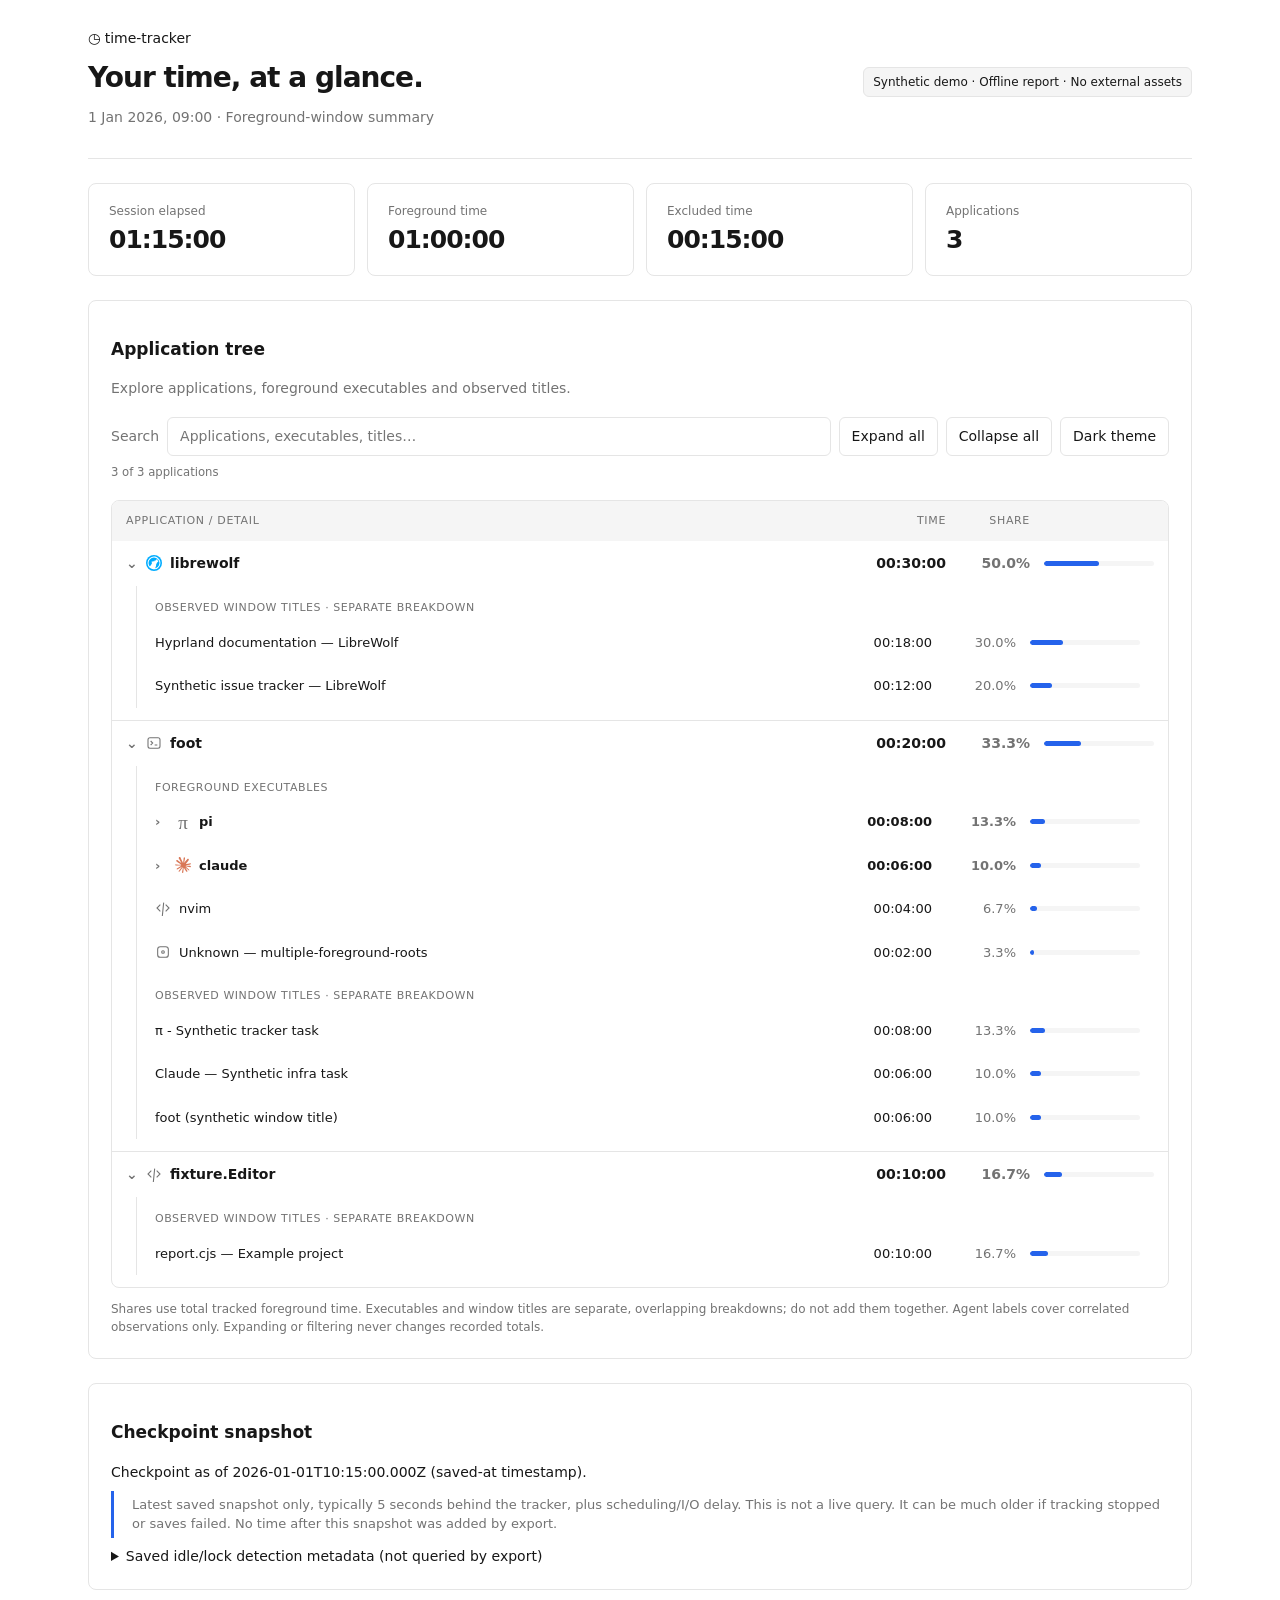
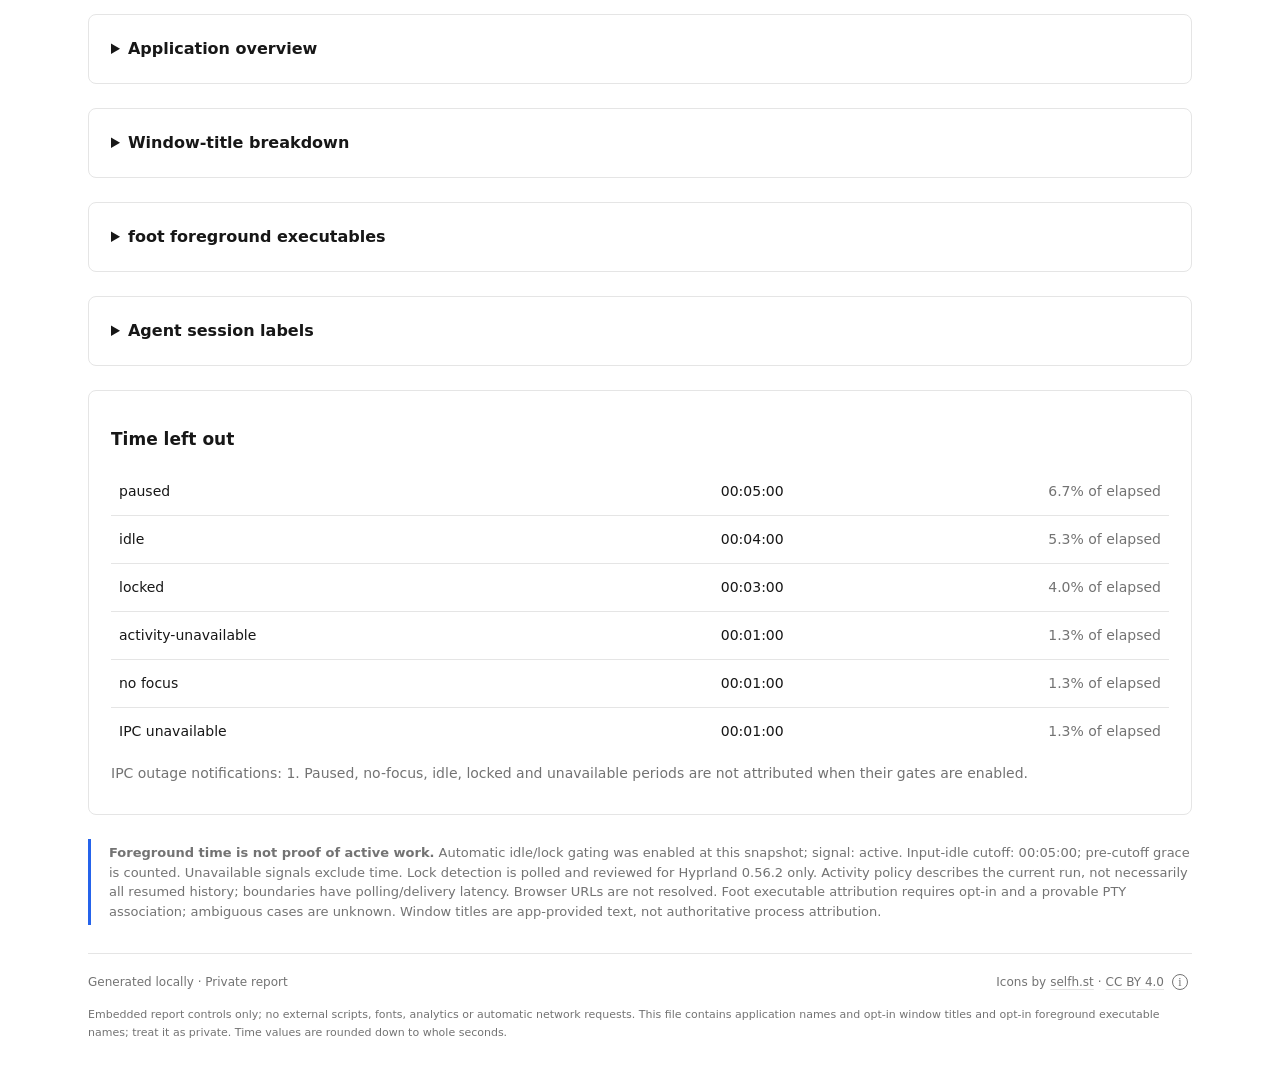
<file: poc/example-report.html>
<!doctype html>
<html lang="en"><head><meta charset="utf-8"><meta name="viewport" content="width=device-width, initial-scale=1">
<meta http-equiv="Content-Security-Policy" content="default-src 'none'; style-src 'unsafe-inline'; script-src 'sha256-07OlQhGeDPUibvHnt6e6ALDiU3GZ3sF3nXsQbc9J+gs='; base-uri 'none'; form-action 'none'">
<title>Focus time · Local session</title>
<style>
*{box-sizing:border-box}
body{margin:0;background:var(--bg);color:var(--text);font-family:system-ui,-apple-system,sans-serif}
main{margin:auto}
header{display:flex;justify-content:space-between;gap:24px;align-items:center}
p{margin:8px 0}
.muted,small{color:var(--muted)}
.badge{border:1px solid var(--line);font-size:12px;white-space:nowrap}
.cards{display:grid;grid-template-columns:repeat(4,1fr);margin-bottom:24px}
.card,section{background:var(--panel);border:1px solid var(--line)}
.card strong{display:block;letter-spacing:-.04em;font-variant-numeric:tabular-nums}
.card small{font-size:12px}
section{margin-bottom:24px}
.overview{display:grid;align-items:center}
.donut{border-radius:50%;display:grid;place-items:center;margin:12px auto;background:conic-gradient(#2563eb 0.0000% 50.0000%,#0d9488 50.0000% 83.3333%,#d97706 83.3333% 100.0000%)}
.donut-inner{background:var(--panel);border-radius:50%;display:flex;align-items:center;justify-content:center;flex-direction:column}
.donut-inner small{font-size:11px}
.table-wrap{overflow-x:auto}
table{width:100%;border-collapse:collapse;text-align:left}
th{font-size:11px;text-transform:uppercase;letter-spacing:.08em;color:var(--muted);font-weight:500}
td,th{padding:13px 8px;border-bottom:1px solid var(--line)}
tr:last-child td{border-bottom:0}
.number{text-align:right;white-space:nowrap;font-variant-numeric:tabular-nums}
.dot{width:9px;height:9px;display:inline-block;margin-right:10px}
.bar-cell{width:25%}
.bar{height:5px;background:var(--line);overflow:hidden}
.bar span{display:block;height:100%}
.title{min-width:220px;overflow-wrap:anywhere}
.notice{border-left:3px solid var(--accent);padding:4px 0 4px 18px;font-size:13px;color:var(--muted)}
footer{font-size:12px;color:var(--muted);margin-top:28px}
.empty{color:var(--muted);padding:16px 0}
pre{white-space:pre-wrap;overflow-wrap:anywhere}
@media(max-width:760px){header{align-items:flex-start}.cards{grid-template-columns:repeat(2,1fr)}.bar-cell{display:none}.badge{white-space:normal}}
@media print{body{background:#fff;color:#111}main{padding:0}section,.card{break-inside:avoid}.donut,.bar,.dot{print-color-adjust:exact}}

.footer-line{display:flex;justify-content:space-between;align-items:center;gap:12px;border-top:1px solid var(--line);padding-top:16px;flex-wrap:wrap}
.icon-credit{margin-left:auto;display:inline-flex;align-items:center;gap:4px;white-space:nowrap}
.icon-credit a{color:inherit;text-decoration:underline;text-decoration-color:var(--line);text-underline-offset:3px}
.icon-credit a:hover{color:var(--text)}
.credit-info{display:inline-flex;position:relative;padding:5px;margin:-5px}
#credit-toggle{display:grid;place-items:center;width:24px;height:24px;padding:0;border:0;border-radius:50%;color:var(--muted);font:12px Georgia,serif;background:transparent}
#credit-toggle:before{content:'';position:absolute;width:14px;height:14px;border:1px solid currentColor;border-radius:50%;pointer-events:none}
.credit-tooltip{visibility:hidden;position:absolute;right:0;bottom:100%;width:270px;max-width:calc(100vw - 48px);padding:11px 13px;border-radius:6px;background:var(--text);color:var(--bg);white-space:normal;font-size:11px;line-height:1.6;box-shadow:0 3px 9px #0002;z-index:1}
.credit-info:not([data-dismissed]):hover .credit-tooltip,.credit-info:not([data-dismissed]):focus-within .credit-tooltip,.credit-info:has([aria-expanded=true]) .credit-tooltip{visibility:visible}
.footer-privacy{font-size:11px;line-height:1.6;margin-top:12px}
@media print{.credit-tooltip{visibility:visible;position:static;box-shadow:none;padding:0;width:auto;max-width:none;background:transparent;color:inherit}.credit-info{display:block;padding:0;margin:0}#credit-toggle{display:none}.icon-credit{white-space:normal;flex-wrap:wrap}}

:root{color-scheme:light;--bg:#fff;--panel:#fff;--line:#e5e5e5;--text:#171717;--muted:#737373;--accent:#2563eb;--soft:#f5f5f5}

:root[data-theme=dark]{color-scheme:dark;--bg:#171717;--panel:#1c1c1c;--line:#363636;--text:#fafafa;--muted:#aaa;--accent:#60a5fa;--soft:#262626}

body{font-size:14px;line-height:1.5}
main{max-width:1152px;padding:28px 24px}
header{border-bottom:1px solid var(--line);padding-bottom:22px;margin-bottom:24px;flex-wrap:wrap}
h1{font-size:28px;letter-spacing:-.035em;margin:8px 0}
h2{font-size:17px;margin-bottom:16px}
.eyebrow{color:var(--text);letter-spacing:0;text-transform:none;font-size:14px}
.badge{border-radius:6px;background:var(--soft);padding:5px 9px}
.cards{gap:12px}
.card,section{border-radius:8px}
.card{padding:16px 20px}
.card strong{font-size:25px}
section{padding:22px}
.overview{grid-template-columns:180px 1fr;gap:24px}
.donut{width:156px;height:156px}
.donut-inner{width:122px;height:122px}
.donut-inner strong{font-size:23px}
.bar,.bar span{border-radius:3px}
.dot{border-radius:2px}
button,input{font:inherit;color:var(--text);background:var(--panel);border:1px solid var(--line);border-radius:6px;padding:8px 12px}
button{cursor:pointer;white-space:nowrap}
button:hover{background:var(--soft)}
:focus-visible{outline:2px solid var(--accent);outline-offset:3px}
.tree-tools{display:flex;flex-wrap:wrap;align-items:center;gap:8px;margin:18px 0}
.tree-tools input{flex:1;min-width:180px}
.tree-tools small{width:100%}
[hidden]{display:none!important}
.tree-head,.tree-row{display:grid;grid-template-columns:minmax(0,1fr) 100px 70px 110px;gap:14px;align-items:center;padding:12px 14px}
.tree-head{color:var(--muted);font-size:11px;text-transform:uppercase;letter-spacing:.06em;background:var(--soft)}
.app-tree{border:1px solid var(--line);border-radius:8px;overflow:hidden}
.app-tree>details+details{border-top:1px solid var(--line)}
summary.tree-row{cursor:pointer;list-style:none;font-weight:600}
summary::-webkit-details-marker{display:none}
summary.tree-row:hover{background:var(--soft)}
.process-icon{display:inline-flex;align-items:center;justify-content:center;width:16px;height:16px;margin-right:8px;vertical-align:-3px;color:var(--muted)}
.process-icon svg{display:block;width:16px;height:16px;flex-shrink:0}
.process-pi{font:19px/16px Georgia,serif}
.tree-name{min-width:0;overflow-wrap:anywhere}
.chevron{display:inline-block;width:20px;color:var(--muted)}
.chevron:before{content:'›'}
details[open]>summary .chevron:before{content:'⌄'}
.tree-children{margin:0 14px 12px 24px;border-left:1px solid var(--line)}
.tree-children .tree-row{padding-left:18px;font-size:13px}
.tree-section{color:var(--muted);font-size:11px;text-transform:uppercase;letter-spacing:.05em;padding:14px 18px 4px}
.tree-row .bar{width:100%;background:var(--soft)}
.tree-row .bar span{background:var(--accent)}
.tree-note{margin:12px 0 0;font-size:12px;color:var(--muted)}
.tree-empty{padding:14px;color:var(--muted)}
.supporting>summary{cursor:pointer;font-size:16px;font-weight:600}
.supporting[open]>summary{margin-bottom:18px}
.supporting{margin:0}
.tree-row small{font-weight:400;font-size:11px;color:var(--muted)}

@media(max-width:760px){main{padding:20px 14px}
.overview{grid-template-columns:1fr}
.tree-head,.tree-row{grid-template-columns:minmax(0,1fr) 78px 48px;gap:8px;padding:12px 10px}
.tree-row .bar,.tree-head>:last-child{display:none}
.tree-children{margin-left:14px;margin-right:6px}
.tree-tools button{flex:1}
section{padding:16px}
.card{padding:14px}
.card strong{font-size:21px}
}

@media print{.tree-tools{display:none!important}
:root{--bg:#fff;--panel:#fff;--text:#111;--muted:#555;--line:#ddd;--soft:#f5f5f5}
.app-tree{overflow:visible}
.tree-row{break-inside:avoid}
}


</style></head><body><main>
<header><div><div class="eyebrow">◷ time-tracker</div><h1>Your time, at a glance.</h1><p class="muted">1 Jan 2026, 09:00 · Foreground-window summary</p></div><span class="badge">Synthetic demo · Offline report · No external assets</span></header>
<div class="cards"><div class="card"><small>Session elapsed</small><strong>01:15:00</strong></div><div class="card"><small>Foreground time</small><strong>01:00:00</strong></div><div class="card"><small>Excluded time</small><strong>00:15:00</strong></div><div class="card"><small>Applications</small><strong>3</strong></div></div>
<section aria-labelledby="tree-title"><h2 id="tree-title">Application tree</h2><p class="muted">Explore applications, foreground executables and observed titles.</p><div class="tree-tools" hidden><label class="muted" for="entry-search">Search</label><input id="entry-search" type="search" placeholder="Applications, executables, titles…" autocomplete="off"><button id="expand-all" type="button">Expand all</button><button id="collapse-all" type="button">Collapse all</button><button id="theme-toggle" type="button" aria-pressed="false">Dark theme</button><small id="search-status" role="status" aria-live="polite">3 of 3 applications</small></div><div class="app-tree"><div class="tree-head"><span>Application / detail</span><span class="number">Time</span><span class="number">Share</span><span></span></div><details data-app open><summary class="tree-row"><span class="tree-name"><span class="chevron" aria-hidden="true"></span><span class="process-icon" aria-hidden="true"><svg aria-hidden="true" focusable="false" viewBox="0 0 512 512"><circle cx="256" cy="256" r="256" style="fill:#00acff"/><path d="M440 166.1c-10.7-22.2-23.3-39.4-42.1-57.5-39-37.6-87-57-141.2-57-33.5 0-59.9 5.7-88.7 19.4-62 29.4-105.1 88.2-115 156.7-2 13.7-2 41.3 0 56.3 4.6 35 18.5 68.2 40.9 97.4 8 10.4 26.3 28.9 36.1 36.3 29.9 22.8 64.2 37.1 100.1 41.7 11.5 1.5 41.2 1.3 53.9-.3 36.3-4.8 73-20.7 101.8-44.3 10.5-8.6 26.3-25.3 34.4-36.2 27.2-36.8 40.3-76.4 40.3-121.8 0-34.5-5.9-60.7-20.5-90.7m-160.9 41.6-14.9 2.1 9.2-11.8 14.9-2.1zm149.4 70.7c-3.6 28.9-15.9 58.8-33.9 82.7-6.6 8.9-22.4 24.9-31.6 32-17.2 13.4-35.1 22.7-57 29.6-7.5 2.3-8.8 2.3-8.3.2 1.5-5.1 2.6-11.9 3-18.9.6-11.1 7.7-28.7 14.7-36.7 6.2-7.1 7.4-12.7 7.5-35.6.1-19 .3-21.2 2.7-29.7 4.2-14.4 8.5-24.7 13.5-32 2.6-3.8 6.7-10.4 9.1-14.8s5.9-10.4 7.8-13.2c4.9-7.4 15.4-17.7 20.6-20.1 5.8-2.7 12.2-10 14.3-16.4 2.2-6.6 1.5-16.9-1.3-20.7-1.7-2.2-2.7-2.6-7-2.6-4 0-5.6-.6-7.6-2.4-2.7-2.5-4.7-2.2-4.7.8 0 2.4-3.6 6.8-4.6 5.8-.5-.4 0-2.9 1-5.5 3.6-9.5 4.8-15.6 4.2-21.7-1-10.2-7.3-25.6-10.7-26.3-.9-.2-5.3 2.9-10 6.8-24.3 20.4-42.7 34.4-55.6 42.2-6.1 3.7-6.2 3.7-16.5 3.5-12.2-.2-14 .4-34.4 12.8-7.1 4.2-15 8.6-17.7 9.6-2.6 1-11.2 2.5-19 3.3-16.1 1.6-20.4 2.6-26.4 6.1-6 3.4-7.5 6-6.2 10.6 1.3 4.5 7.9 13.3 15.8 21.1l6 5.9-4.6 7.1c-2.6 3.9-6.4 11.2-8.5 16.1-4.2 9.8-5.4 11.6-13.8 22-7.3 9-15.4 22-23 36.8-6.4 12.7-9.5 16-21.4 22.8-6.6 3.8-6.4 3.9-13.9-7.4-13.8-20.8-23.3-45.5-27.1-70.6-1.9-12.6-1.8-38.5.1-51.6 2.9-20 10.5-41.8 20.9-60.2 14.1-24.9 39.8-50.7 64.7-64.7 27.3-15.4 54.9-22.6 86.4-22.6 29.7 0 52.4 5.4 78.8 18.6 17.4 8.8 30.9 18.8 45.8 34.1 23.8 24.5 39 53.1 46 87 2.6 12.8 3.6 42.3 1.9 56.2" style="fill:#fff"/></svg></span>librewolf</span><span class="number">00:30:00</span><span class="number muted">50.0%</span><span class="bar" aria-hidden="true"><span style="width:50.0000%"></span></span></summary><div class="tree-children"><div class="tree-section">Observed window titles · separate breakdown</div><div class="tree-row" data-entry><span class="tree-name">Hyprland documentation — LibreWolf</span><span class="number">00:18:00</span><span class="number muted">30.0%</span><span class="bar" aria-hidden="true"><span style="width:30.0000%"></span></span></div><div class="tree-row" data-entry><span class="tree-name">Synthetic issue tracker — LibreWolf</span><span class="number">00:12:00</span><span class="number muted">20.0%</span><span class="bar" aria-hidden="true"><span style="width:20.0000%"></span></span></div></div></details><details data-app open><summary class="tree-row"><span class="tree-name"><span class="chevron" aria-hidden="true"></span><span class="process-icon" aria-hidden="true"><svg viewBox="0 0 24 24" fill="none" stroke="currentColor" stroke-width="1.6" aria-hidden="true" focusable="false"><rect x="3" y="4" width="18" height="16" rx="3"/><path d="m7 9 3 3-3 3m6 0h4"/></svg></span>foot</span><span class="number">00:20:00</span><span class="number muted">33.3%</span><span class="bar" aria-hidden="true"><span style="width:33.3333%"></span></span></summary><div class="tree-children"><div class="tree-section">Foreground executables</div><details><summary class="tree-row"><span class="tree-name"><span class="chevron" aria-hidden="true"></span><span class="process-icon" aria-hidden="true"><span class="process-pi">π</span></span>pi</span><span class="number">00:08:00</span><span class="number muted">13.3%</span><span class="bar" aria-hidden="true"><span style="width:13.3333%"></span></span></summary><div class="tree-children"><div class="tree-section">Observed agent labels</div><div class="tree-row" data-entry><span class="tree-name">π - Synthetic tracker task</span><span class="number">00:08:00</span><span class="number muted">13.3%</span><span class="bar" aria-hidden="true"><span style="width:13.3333%"></span></span></div></div></details><details><summary class="tree-row"><span class="tree-name"><span class="chevron" aria-hidden="true"></span><span class="process-icon" aria-hidden="true"><svg aria-hidden="true" focusable="false" viewBox="0 0 512 512"><path d="m100.5 340.4 100.7-56.5 1.7-4.9-1.7-2.7h-4.9l-16.9-1-57.6-1.6-49.8-2.1-48.4-2.6-12.2-2.6-11.4-15 1.2-7.5 10.2-6.8 14.6 1.3 32.4 2.2L107 244l35.2 2.1 52.2 5.4h8.3l1.2-3.3-2.9-2.1-2.2-2.1-50.3-34-54.4-36-28.5-20.7-15.4-10.5-7.8-9.9-3.4-21.5L53 96l18.8 1.3 4.8 1.3 19.1 14.6 40.7 31.5 53.1 39.1 7.8 6.5 3.1-2.2.4-1.6-3.5-5.8-28.9-52.2-30.8-53.1-13.7-22-3.6-13.4c-1.4-5.1-2.1-10.3-2.2-15.6l16-21.6 8.8-2.9 21.2 2.9 9 7.8 13.2 30.2 21.4 47.6 33.2 64.6 9.7 19.2 5.2 17.7 1.9 5.4h3.4v-3.1l2.7-36.4 5.1-44.7 4.9-57.5 1.7-16.2 8-19.4 15.9-10.5 12.5 6 10.2 14.6-1.4 9.5-6.1 39.5-11.9 61.9-7.8 41.4h4.5l5.2-5.2 21-27.9 35.2-44 15.6-17.5 18.1-19.3 11.7-9.2h22l16.2 24.1-7.3 24.9-22.7 28.7-18.8 24.4-27 36.3-16.9 29 1.6 2.3 4-.4 60.9-12.9 32.9-6 39.3-6.7 17.8 8.3 1.9 8.4-7 17.2-42 10.4-49.3 9.9-73.4 17.3-.9.6 1 1.3 33 3.1 14.1.8h34.6l64.4 4.8 16.9 11.1 10.1 13.6-1.7 10.3-25.9 13.2-35-8.3-81.7-19.4-28-7h-3.9v2.3l23.3 22.8 42.8 38.6L455 410l2.7 12.3-6.9 9.7-7.3-1-47-35.3-18.2-15.9-41.1-34.6h-2.7v3.6l9.5 13.8 50 75.1 2.6 23-3.6 7.5-13 4.5-14.3-2.6-28.7-40.7-30.2-46.2-24.4-41.5-3 1.7L265 498.2l-6.7 7.9-15.6 6-12.9-9.8-6.9-15.9 6.9-31.5 8.3-41 6.7-32.6 6.1-40.5 3.6-13.5-.3-.9-3 .4-30.6 42-46.5 62.8-36.8 39.4-8.8 3.5-15.3-7.9 1.4-14.1 8.6-12.6 50.9-64.8 30.7-40.1 19.8-23.2-.1-3.4h-1.2L88.1 395.9 64 399.1l-10.4-9.7 1.3-15.9 4.9-5.2 40.7-28c.1-.1 0 .1 0 .1" style="fill:#d97757"/></svg></span>claude</span><span class="number">00:06:00</span><span class="number muted">10.0%</span><span class="bar" aria-hidden="true"><span style="width:10.0000%"></span></span></summary><div class="tree-children"><div class="tree-section">Observed agent labels</div><div class="tree-row" data-entry><span class="tree-name">Claude — Synthetic infra task</span><span class="number">00:06:00</span><span class="number muted">10.0%</span><span class="bar" aria-hidden="true"><span style="width:10.0000%"></span></span></div></div></details><div class="tree-row" data-entry><span class="tree-name"><span class="process-icon" aria-hidden="true"><svg viewBox="0 0 24 24" fill="none" stroke="currentColor" stroke-width="1.6" aria-hidden="true" focusable="false"><path d="m8 7-5 5 5 5m8-10 5 5-5 5m-3-13-2 20"/></svg></span>nvim</span><span class="number">00:04:00</span><span class="number muted">6.7%</span><span class="bar" aria-hidden="true"><span style="width:6.6667%"></span></span></div><div class="tree-row" data-entry><span class="tree-name"><span class="process-icon" aria-hidden="true"><svg viewBox="0 0 24 24" fill="none" stroke="currentColor" stroke-width="1.6" aria-hidden="true" focusable="false"><rect x="4" y="4" width="16" height="16" rx="4"/><circle cx="12" cy="12" r="2"/></svg></span>Unknown — multiple-foreground-roots</span><span class="number">00:02:00</span><span class="number muted">3.3%</span><span class="bar" aria-hidden="true"><span style="width:3.3333%"></span></span></div><div class="tree-section">Observed window titles · separate breakdown</div><div class="tree-row" data-entry><span class="tree-name">π - Synthetic tracker task</span><span class="number">00:08:00</span><span class="number muted">13.3%</span><span class="bar" aria-hidden="true"><span style="width:13.3333%"></span></span></div><div class="tree-row" data-entry><span class="tree-name">Claude — Synthetic infra task</span><span class="number">00:06:00</span><span class="number muted">10.0%</span><span class="bar" aria-hidden="true"><span style="width:10.0000%"></span></span></div><div class="tree-row" data-entry><span class="tree-name">foot (synthetic window title)</span><span class="number">00:06:00</span><span class="number muted">10.0%</span><span class="bar" aria-hidden="true"><span style="width:10.0000%"></span></span></div></div></details><details data-app open><summary class="tree-row"><span class="tree-name"><span class="chevron" aria-hidden="true"></span><span class="process-icon" aria-hidden="true"><svg viewBox="0 0 24 24" fill="none" stroke="currentColor" stroke-width="1.6" aria-hidden="true" focusable="false"><path d="m8 7-5 5 5 5m8-10 5 5-5 5m-3-13-2 20"/></svg></span>fixture.Editor</span><span class="number">00:10:00</span><span class="number muted">16.7%</span><span class="bar" aria-hidden="true"><span style="width:16.6667%"></span></span></summary><div class="tree-children"><div class="tree-section">Observed window titles · separate breakdown</div><div class="tree-row" data-entry><span class="tree-name">report.cjs — Example project</span><span class="number">00:10:00</span><span class="number muted">16.7%</span><span class="bar" aria-hidden="true"><span style="width:16.6667%"></span></span></div></div></details><p class="tree-empty" id="no-matches" hidden>No matching applications or details.</p></div><p class="tree-note">Shares use total tracked foreground time. Executables and window titles are separate, overlapping breakdowns; do not add them together. Agent labels cover correlated observations only. Expanding or filtering never changes recorded totals.</p><noscript><p class="tree-note">Application groups can be expanded without JavaScript. Search, theme and bulk controls require JavaScript.</p></noscript></section>
<section><h2>Checkpoint snapshot</h2><p>Checkpoint as of <time datetime="2026-01-01T10:15:00.000Z">2026-01-01T10:15:00.000Z</time> (saved-at timestamp).</p><p class="notice">Latest saved snapshot only, typically 5 seconds behind the tracker, plus scheduling/I/O delay. This is not a live query. It can be much older if tracking stopped or saves failed. No time after this snapshot was added by export.</p><details><summary>Saved idle/lock detection metadata (not queried by export)</summary><pre>{
  &quot;activityDetection&quot;: {
    &quot;enabled&quot;: true,
    &quot;idleTimeoutMs&quot;: 300000,
    &quot;historyComplete&quot;: true,
    &quot;status&quot;: &quot;active&quot;,
    &quot;idleSource&quot;: &quot;ext-idle-notify-v2-input&quot;,
    &quot;lockSource&quot;: &quot;hyprland-monitors-solitary&quot;,
    &quot;lockScope&quot;: &quot;hyprland-0.56.2-polled&quot;
  }
}</pre></details></section>
<section><details class="supporting"><summary>Application overview</summary><div class="overview"><div class="donut" role="img" aria-label="Application shares of tracked foreground time; values in adjacent table"><div class="donut-inner"><strong>80%</strong><small>of elapsed time tracked</small></div></div><div class="table-wrap"><table><thead><tr><th>Application</th><th class="bar-cell"></th><th class="number">Time</th><th class="number">Share</th></tr></thead><tbody><tr><td><span class="dot" style="background:#2563eb"></span>librewolf</td><td class="bar-cell"><div class="bar"><span style="width:50.0000%;background:#2563eb"></span></div></td><td class="number">00:30:00</td><td class="number muted">50.0%</td></tr><tr><td><span class="dot" style="background:#0d9488"></span>foot</td><td class="bar-cell"><div class="bar"><span style="width:33.3333%;background:#0d9488"></span></div></td><td class="number">00:20:00</td><td class="number muted">33.3%</td></tr><tr><td><span class="dot" style="background:#d97706"></span>fixture.Editor</td><td class="bar-cell"><div class="bar"><span style="width:16.6667%;background:#d97706"></span></div></td><td class="number">00:10:00</td><td class="number muted">16.7%</td></tr></tbody></table><small>Shares are relative to tracked time, not total elapsed time.</small></div></div></details></section>
<section><details class="supporting"><summary>Window-title breakdown</summary><p class="muted">Opt-in window titles, not verified browser URLs or terminal commands. May contain private information.</p><div class="table-wrap"><table><thead><tr><th>Application</th><th>Observed window title</th><th class="number">Time</th><th class="number">Share</th></tr></thead><tbody><tr><td class="muted">foot</td><td class="title">π - Synthetic tracker task</td><td class="number">00:08:00</td><td class="number muted">13.3%</td></tr><tr><td class="muted">foot</td><td class="title">Claude — Synthetic infra task</td><td class="number">00:06:00</td><td class="number muted">10.0%</td></tr><tr><td class="muted">foot</td><td class="title">foot (synthetic window title)</td><td class="number">00:06:00</td><td class="number muted">10.0%</td></tr><tr><td class="muted">librewolf</td><td class="title">Hyprland documentation — LibreWolf</td><td class="number">00:18:00</td><td class="number muted">30.0%</td></tr><tr><td class="muted">librewolf</td><td class="title">Synthetic issue tracker — LibreWolf</td><td class="number">00:12:00</td><td class="number muted">20.0%</td></tr><tr><td class="muted">fixture.Editor</td><td class="title">report.cjs — Example project</td><td class="number">00:10:00</td><td class="number muted">16.7%</td></tr></tbody></table></div></details></section>
<section><details class="supporting"><summary>foot foreground executables</summary><p class="muted">Opt-in PTY/foreground-group snapshots. Application totals remain unchanged; these rows subdivide observed foot time, including unknowns. No command arguments, projects, remote SSH commands or tmux panes are inferred.</p><div class="table-wrap"><table><thead><tr><th>Application</th><th>Executable / unknown reason</th><th class="number">Time</th><th class="number">Share of foot</th></tr></thead><tbody><tr><td class="muted">foot</td><td>pi</td><td class="number">00:08:00</td><td class="number muted">40.0%</td></tr><tr><td class="muted">foot</td><td>claude</td><td class="number">00:06:00</td><td class="number muted">30.0%</td></tr><tr><td class="muted">foot</td><td>nvim</td><td class="number">00:04:00</td><td class="number muted">20.0%</td></tr><tr><td class="muted">foot</td><td>Unknown — multiple-foreground-roots</td><td class="number">00:02:00</td><td class="number muted">10.0%</td></tr></tbody></table></div></details></section>
<section><details class="supporting"><summary>Agent session labels</summary><p class="muted">Pi/Claude foreground executables correlated with observed window titles. A named session may appear here, but these are literal title-derived labels, not verified session names or IDs. Decorations can split entries and identical titles merge. Labels wait for a matching process observation after title changes.</p><div class="table-wrap"><table><thead><tr><th>Agent</th><th>Observed title / session label</th><th class="number">Time</th></tr></thead><tbody><tr><td>pi</td><td class="title">π - Synthetic tracker task</td><td class="number">00:08:00</td></tr><tr><td>claude</td><td class="title">Claude — Synthetic infra task</td><td class="number">00:06:00</td></tr></tbody></table></div></details></section>
<section><h2>Time left out</h2><div class="table-wrap"><table><tbody><tr><td>paused</td><td class="number">00:05:00</td><td class="number muted">6.7% of elapsed</td></tr><tr><td>idle</td><td class="number">00:04:00</td><td class="number muted">5.3% of elapsed</td></tr><tr><td>locked</td><td class="number">00:03:00</td><td class="number muted">4.0% of elapsed</td></tr><tr><td>activity-unavailable</td><td class="number">00:01:00</td><td class="number muted">1.3% of elapsed</td></tr><tr><td>no focus</td><td class="number">00:01:00</td><td class="number muted">1.3% of elapsed</td></tr><tr><td>IPC unavailable</td><td class="number">00:01:00</td><td class="number muted">1.3% of elapsed</td></tr></tbody></table></div><p class="muted">IPC outage notifications: 1. Paused, no-focus, idle, locked and unavailable periods are not attributed when their gates are enabled.</p></section>
<div class="notice"><strong>Foreground time is not proof of active work.</strong> Automatic idle/lock gating was enabled at this snapshot; signal: active. Input-idle cutoff: 00:05:00; pre-cutoff grace is counted. Unavailable signals exclude time. Lock detection is polled and reviewed for Hyprland 0.56.2 only. Activity policy describes the current run, not necessarily all resumed history; boundaries have polling/delivery latency. Browser URLs are not resolved. Foot executable attribution requires opt-in and a provable PTY association; ambiguous cases are unknown. Window titles are app-provided text, not authoritative process attribution.</div>
<footer><div class="footer-line"><span>Generated locally · Private report</span><span class="icon-credit">Icons by <a href="https://selfh.st/icons/" target="_blank" rel="noopener noreferrer">selfh.st</a><span aria-hidden="true"> · </span><a href="https://creativecommons.org/licenses/by/4.0/" target="_blank" rel="noopener noreferrer">CC BY 4.0</a><span class="credit-info"><button type="button" id="credit-toggle" aria-label="Icon attribution details" aria-describedby="credit-tooltip" aria-controls="credit-tooltip" aria-expanded="false">i</button><span class="credit-tooltip" id="credit-tooltip" role="tooltip">SVG markup adapted for inline HTML and accessibility; artwork unchanged. Full attribution is bundled with the project.</span></span></span></div><p class="footer-privacy">Embedded report controls only; no external scripts, fonts, analytics or automatic network requests. This file contains application names and opt-in window titles and opt-in foreground executable names; treat it as private. Time values are rounded down to whole seconds.</p></footer>
</main><script>(() => {
  const tree = document.querySelector('.app-tree');
  const search = document.querySelector('#entry-search');
  const groups = [...tree.querySelectorAll('[data-app]')];
  let previousOpen;
  search.addEventListener('input', () => {
    const query = search.value.trim().toLocaleLowerCase();
    if (query && !previousOpen) previousOpen = [...tree.querySelectorAll('details')].filter(d => d.open);
    let count = 0;
    for (const group of groups) {
      const parentMatches = group.querySelector('summary').textContent.toLocaleLowerCase().includes(query);
      const rows = [...group.querySelectorAll('[data-entry]')];
      for (const row of rows) row.hidden = !parentMatches && !row.textContent.toLocaleLowerCase().includes(query);
      for (const detail of group.querySelectorAll('details')) {
        const matches = detail.querySelector('summary').textContent.toLocaleLowerCase().includes(query);
        if (matches) for (const row of detail.querySelectorAll('[data-entry]')) row.hidden = false;
        detail.hidden = !parentMatches && !matches && ![...detail.querySelectorAll('[data-entry]')].some(row => !row.hidden);
      }
      group.hidden = !parentMatches && !rows.some(row => !row.hidden);
      if (!group.hidden) count++;
      if (query && !group.hidden) for (const detail of group.querySelectorAll('details')) detail.open = true;
      if (query && !group.hidden) group.open = true;
    }
    if (!query && previousOpen) {
      for (const detail of tree.querySelectorAll('details')) detail.open = previousOpen.includes(detail);
      previousOpen = undefined;
    }
    document.querySelector('#search-status').textContent = count + ' of ' + groups.length + ' applications';
    document.querySelector('#no-matches').hidden = count !== 0;
  });
  document.querySelector('#expand-all').addEventListener('click', () => {
    for (const detail of tree.querySelectorAll('details')) if (!detail.closest('[hidden]')) detail.open = true;
  });
  document.querySelector('#collapse-all').addEventListener('click', () => {
    for (const detail of tree.querySelectorAll('details')) detail.open = false;
  });
  const theme = document.querySelector('#theme-toggle');
  theme.addEventListener('click', () => {
    const dark = document.documentElement.dataset.theme !== 'dark';
    document.documentElement.dataset.theme = dark ? 'dark' : 'light';
    theme.setAttribute('aria-pressed', String(dark));
    theme.textContent = dark ? 'Light theme' : 'Dark theme';
  });
  const info = document.querySelector('.credit-info');
  const credit = document.querySelector('#credit-toggle');
  const closeCredit = () => credit.setAttribute('aria-expanded', 'false');
  credit.addEventListener('click', () => {
    const opening = credit.getAttribute('aria-expanded') !== 'true';
    if (opening) delete info.dataset.dismissed; else info.dataset.dismissed = 'true';
    credit.setAttribute('aria-expanded', String(opening));
  });
  for (const event of ['pointerenter', 'focusin']) info.addEventListener(event, () => { delete info.dataset.dismissed; });
  info.addEventListener('keydown', event => {
    if (event.key === 'Escape') { closeCredit(); info.dataset.dismissed = 'true'; }
  });
  document.addEventListener('click', event => { if (!info.contains(event.target)) closeCredit(); });
  info.addEventListener('focusout', event => { if (!info.contains(event.relatedTarget)) closeCredit(); });
  document.querySelector('.tree-tools').hidden = false;
})();</script></body></html>
</file>
